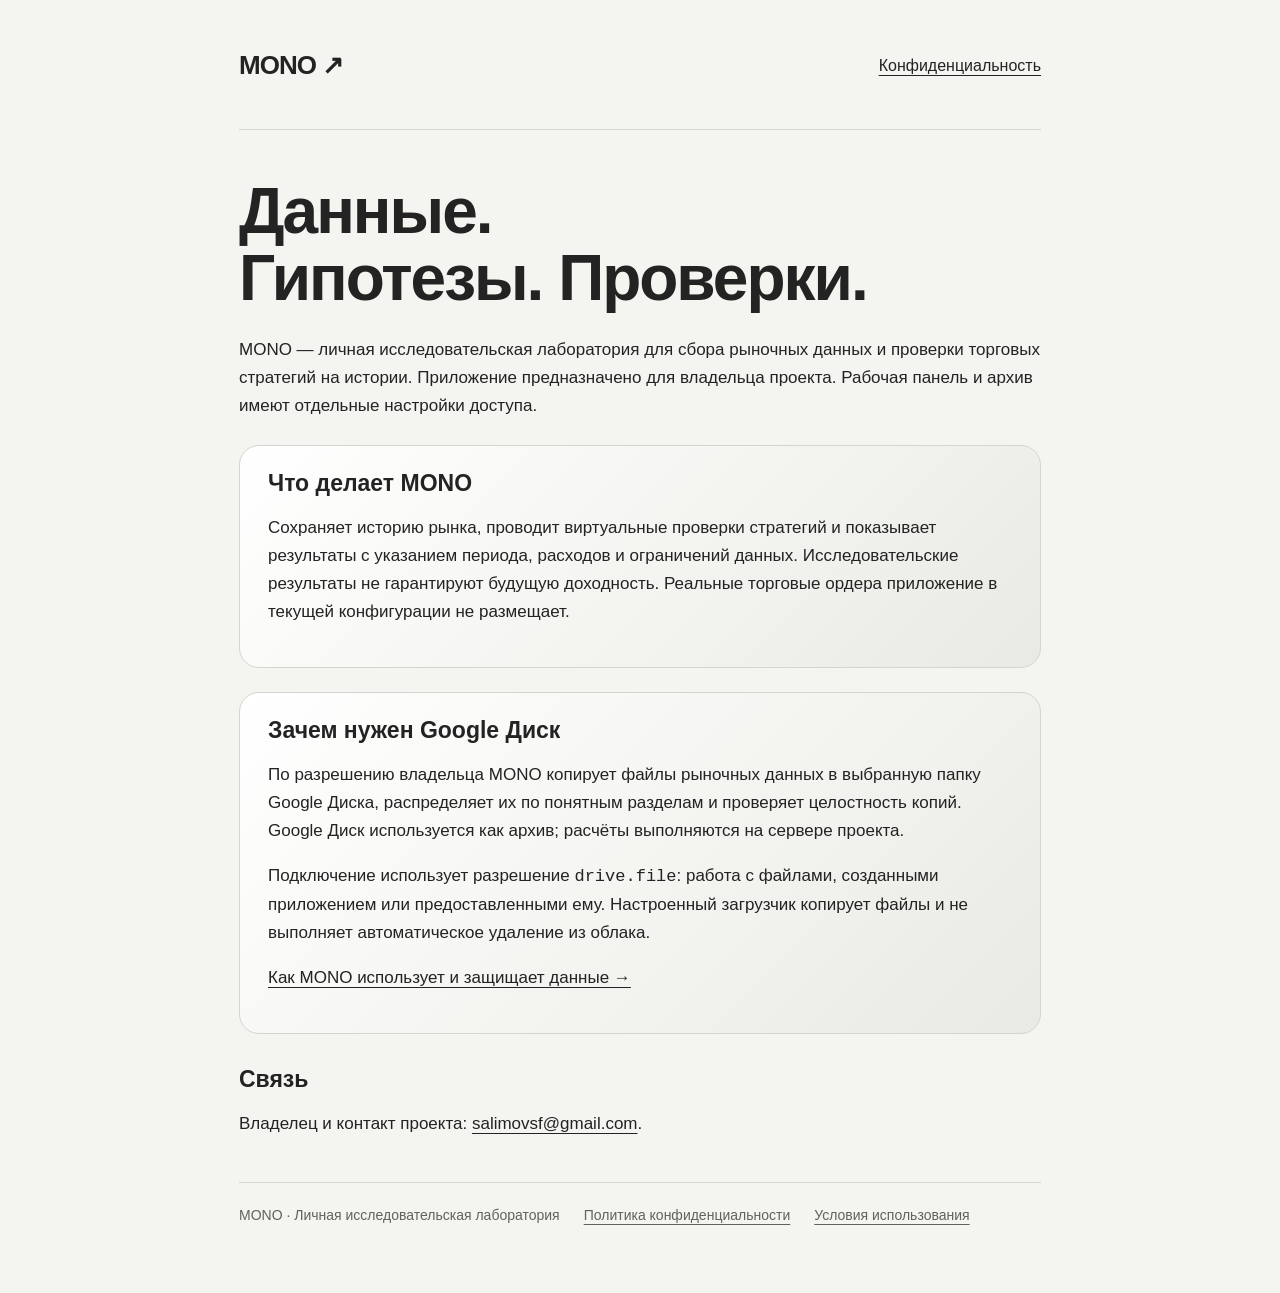
<file: index.html>
<!doctype html><html lang="ru"><head><meta charset="utf-8"><meta name="viewport" content="width=device-width,initial-scale=1"><title>MONO — исследовательская лаборатория</title><meta name="description" content="MONO — личная лаборатория проверки торговых гипотез и хранения рыночных данных."><link rel="stylesheet" href="style.css"></head><body><main>
<nav><strong>MONO ↗</strong><a href="privacy.html">Конфиденциальность</a></nav>
<h1>Данные.<br>Гипотезы. Проверки.</h1>
<p>MONO — личная исследовательская лаборатория для сбора рыночных данных и проверки торговых стратегий на истории. Приложение предназначено для владельца проекта. Рабочая панель и архив имеют отдельные настройки доступа.</p>
<section><h2>Что делает MONO</h2><p>Сохраняет историю рынка, проводит виртуальные проверки стратегий и показывает результаты с указанием периода, расходов и ограничений данных. Исследовательские результаты не гарантируют будущую доходность. Реальные торговые ордера приложение в текущей конфигурации не размещает.</p></section>
<section><h2>Зачем нужен Google Диск</h2><p>По разрешению владельца MONO копирует файлы рыночных данных в выбранную папку Google Диска, распределяет их по понятным разделам и проверяет целостность копий. Google Диск используется как архив; расчёты выполняются на сервере проекта.</p><p>Подключение использует разрешение <code>drive.file</code>: работа с файлами, созданными приложением или предоставленными ему. Настроенный загрузчик копирует файлы и не выполняет автоматическое удаление из облака.</p><p><a href="privacy.html">Как MONO использует и защищает данные →</a></p></section>
<h2>Связь</h2><p>Владелец и контакт проекта: <a href="mailto:salimovsf@gmail.com">salimovsf@gmail.com</a>.</p>
<footer><span>MONO · Личная исследовательская лаборатория</span><a href="privacy.html">Политика конфиденциальности</a><a href="terms.html">Условия использования</a></footer>
</main></body></html>
</file>
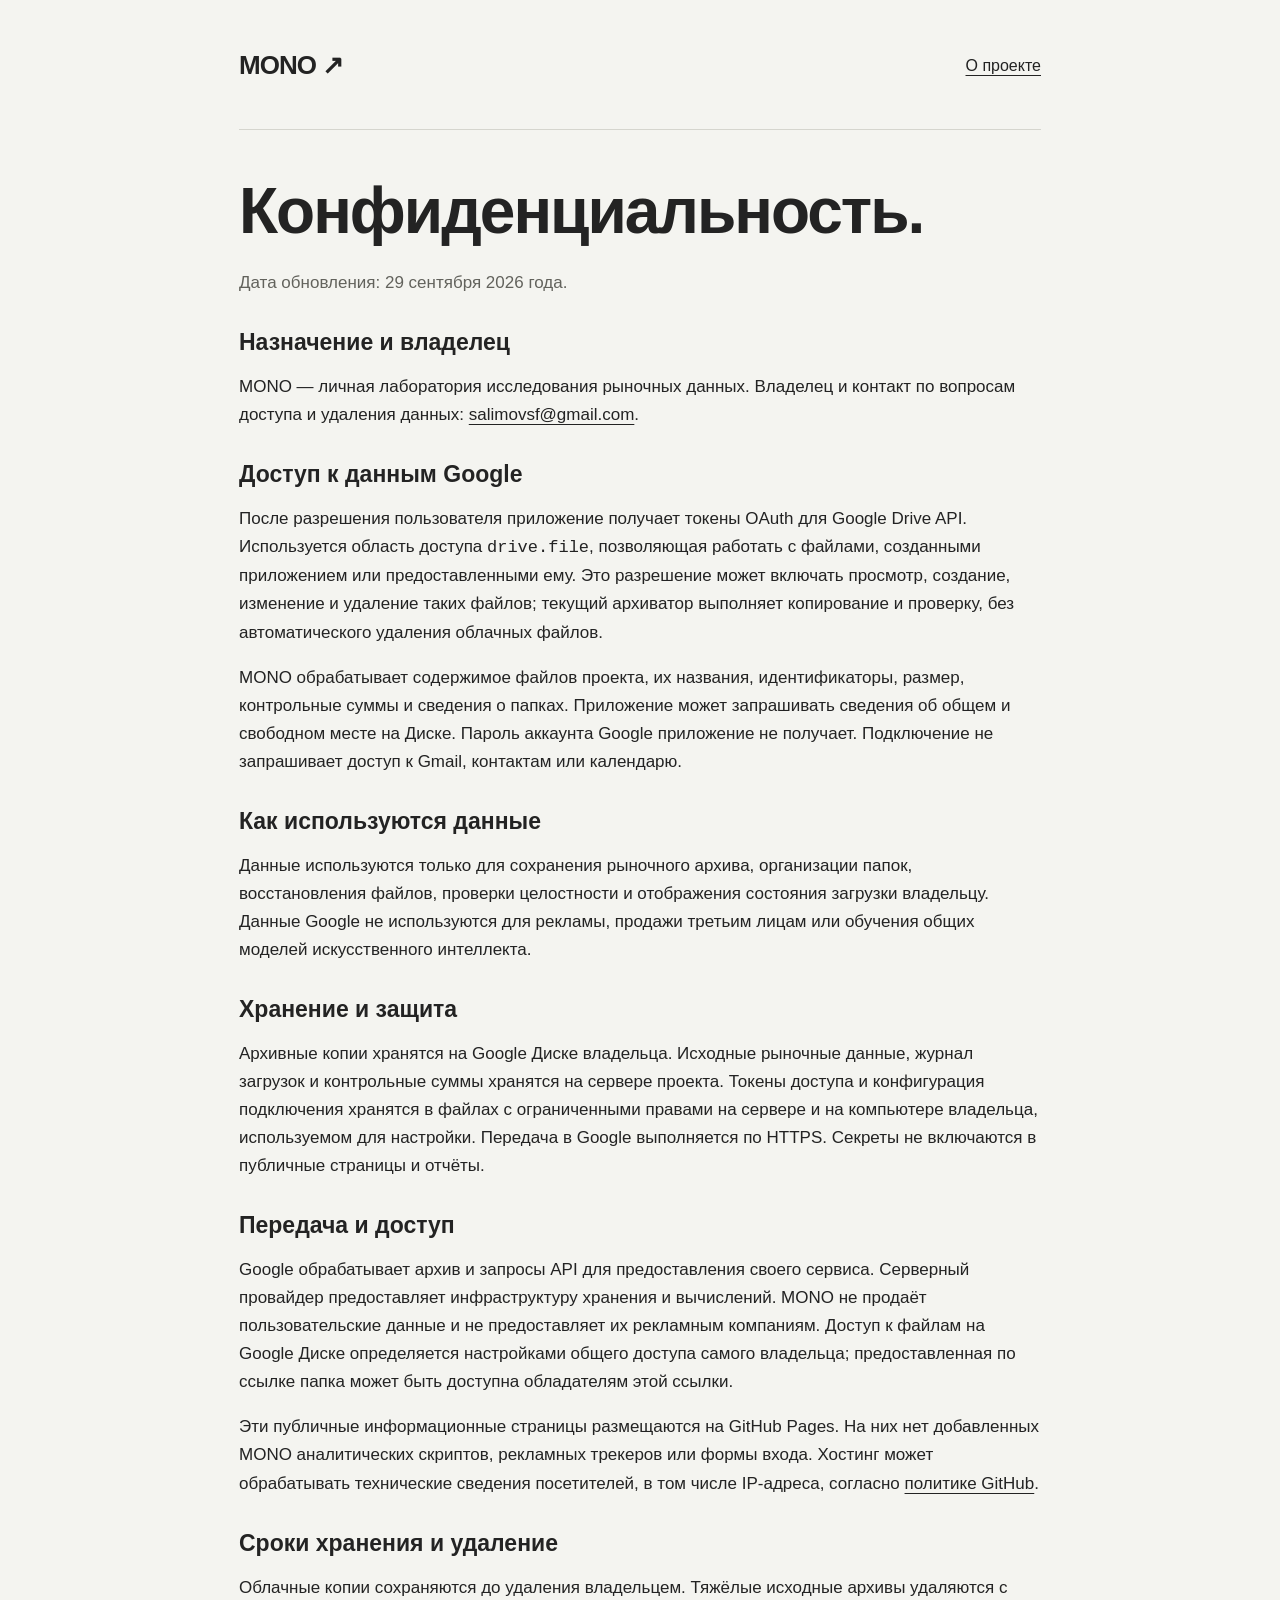
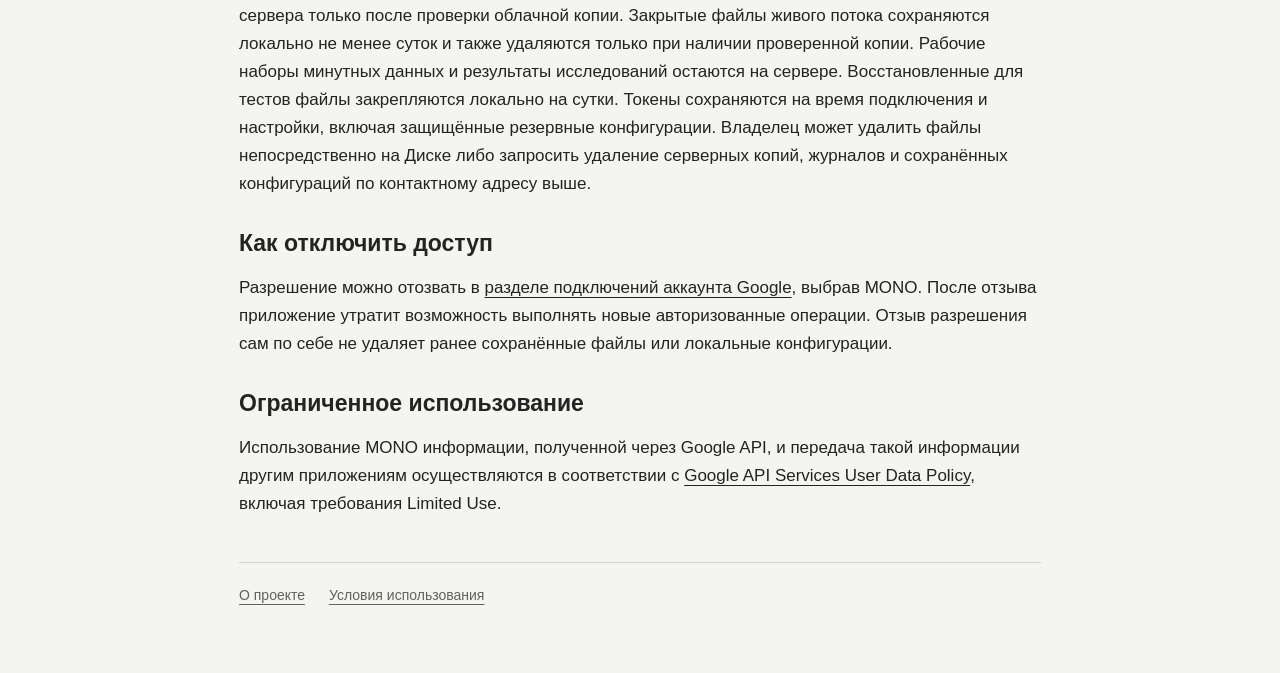
<file: privacy.html>
<!doctype html><html lang="ru"><head><meta charset="utf-8"><meta name="viewport" content="width=device-width,initial-scale=1"><title>Конфиденциальность — MONO</title><link rel="stylesheet" href="style.css"></head><body><main>
<nav><strong>MONO ↗</strong><a href="index.html">О проекте</a></nav><h1>Конфиденциальность.</h1><p class="muted">Дата обновления: 29 сентября 2026 года.</p>
<h2>Назначение и владелец</h2><p>MONO — личная лаборатория исследования рыночных данных. Владелец и контакт по вопросам доступа и удаления данных: <a href="mailto:salimovsf@gmail.com">salimovsf@gmail.com</a>.</p>
<h2>Доступ к данным Google</h2><p>После разрешения пользователя приложение получает токены OAuth для Google Drive API. Используется область доступа <code>drive.file</code>, позволяющая работать с файлами, созданными приложением или предоставленными ему. Это разрешение может включать просмотр, создание, изменение и удаление таких файлов; текущий архиватор выполняет копирование и проверку, без автоматического удаления облачных файлов.</p><p>MONO обрабатывает содержимое файлов проекта, их названия, идентификаторы, размер, контрольные суммы и сведения о папках. Приложение может запрашивать сведения об общем и свободном месте на Диске. Пароль аккаунта Google приложение не получает. Подключение не запрашивает доступ к Gmail, контактам или календарю.</p>
<h2>Как используются данные</h2><p>Данные используются только для сохранения рыночного архива, организации папок, восстановления файлов, проверки целостности и отображения состояния загрузки владельцу. Данные Google не используются для рекламы, продажи третьим лицам или обучения общих моделей искусственного интеллекта.</p>
<h2>Хранение и защита</h2><p>Архивные копии хранятся на Google Диске владельца. Исходные рыночные данные, журнал загрузок и контрольные суммы хранятся на сервере проекта. Токены доступа и конфигурация подключения хранятся в файлах с ограниченными правами на сервере и на компьютере владельца, используемом для настройки. Передача в Google выполняется по HTTPS. Секреты не включаются в публичные страницы и отчёты.</p>
<h2>Передача и доступ</h2><p>Google обрабатывает архив и запросы API для предоставления своего сервиса. Серверный провайдер предоставляет инфраструктуру хранения и вычислений. MONO не продаёт пользовательские данные и не предоставляет их рекламным компаниям. Доступ к файлам на Google Диске определяется настройками общего доступа самого владельца; предоставленная по ссылке папка может быть доступна обладателям этой ссылки.</p><p>Эти публичные информационные страницы размещаются на GitHub Pages. На них нет добавленных MONO аналитических скриптов, рекламных трекеров или формы входа. Хостинг может обрабатывать технические сведения посетителей, в том числе IP-адреса, согласно <a href="https://docs.github.com/en/site-policy/privacy-policies/github-general-privacy-statement">политике GitHub</a>.</p>
<h2>Сроки хранения и удаление</h2><p>Облачные копии сохраняются до удаления владельцем. Тяжёлые исходные архивы удаляются с сервера только после проверки облачной копии. Закрытые файлы живого потока сохраняются локально не менее суток и также удаляются только при наличии проверенной копии. Рабочие наборы минутных данных и результаты исследований остаются на сервере. Восстановленные для тестов файлы закрепляются локально на сутки. Токены сохраняются на время подключения и настройки, включая защищённые резервные конфигурации. Владелец может удалить файлы непосредственно на Диске либо запросить удаление серверных копий, журналов и сохранённых конфигураций по контактному адресу выше.</p>
<h2>Как отключить доступ</h2><p>Разрешение можно отозвать в <a href="https://myaccount.google.com/connections">разделе подключений аккаунта Google</a>, выбрав MONO. После отзыва приложение утратит возможность выполнять новые авторизованные операции. Отзыв разрешения сам по себе не удаляет ранее сохранённые файлы или локальные конфигурации.</p>
<h2>Ограниченное использование</h2><p>Использование MONO информации, полученной через Google API, и передача такой информации другим приложениям осуществляются в соответствии с <a href="https://developers.google.com/terms/api-services-user-data-policy">Google API Services User Data Policy</a>, включая требования Limited Use.</p>
<footer><a href="index.html">О проекте</a><a href="terms.html">Условия использования</a></footer></main></body></html>
</file>
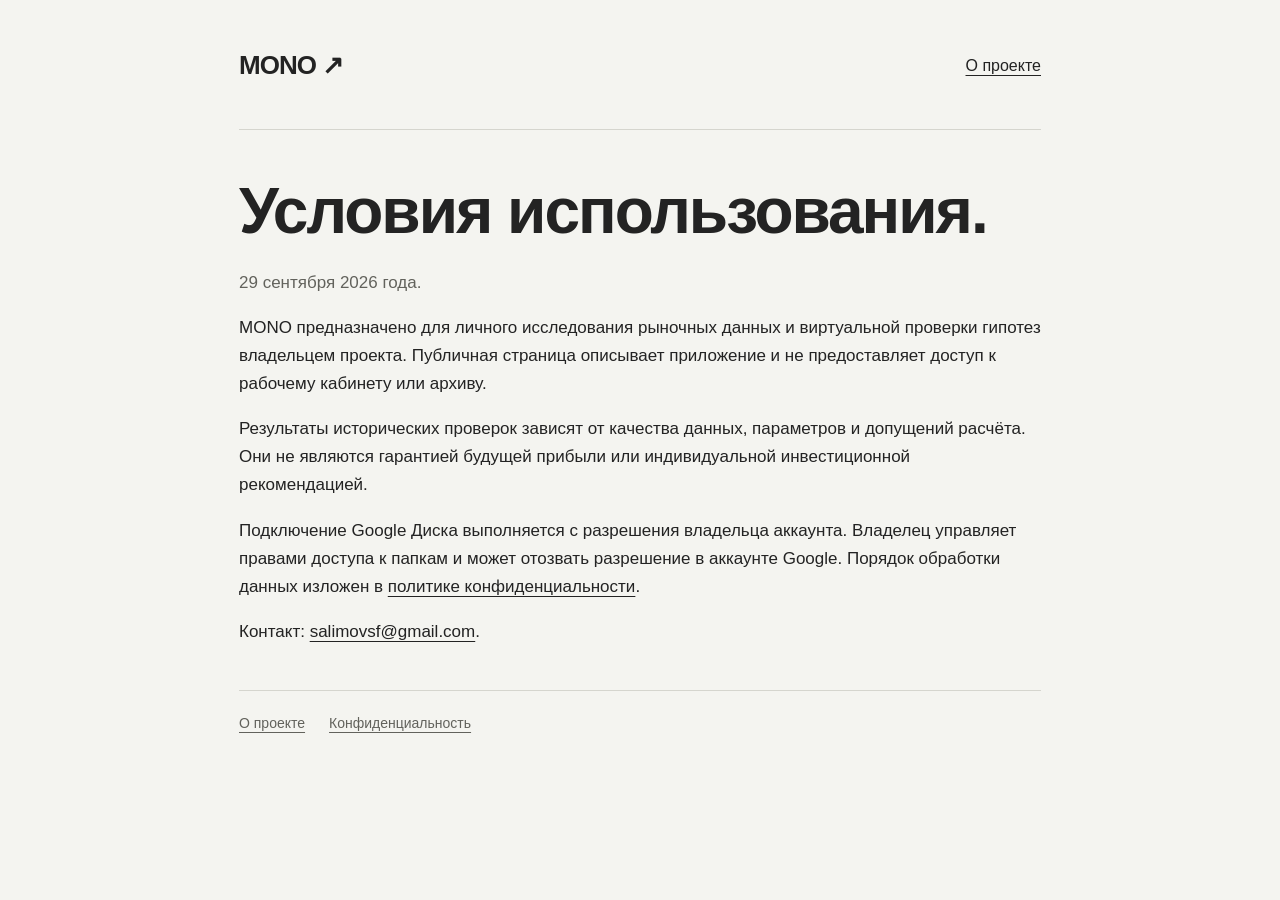
<file: terms.html>
<!doctype html><html lang="ru"><head><meta charset="utf-8"><meta name="viewport" content="width=device-width,initial-scale=1"><title>Условия использования — MONO</title><link rel="stylesheet" href="style.css"></head><body><main><nav><strong>MONO ↗</strong><a href="index.html">О проекте</a></nav><h1>Условия использования.</h1><p class="muted">29 сентября 2026 года.</p><p>MONO предназначено для личного исследования рыночных данных и виртуальной проверки гипотез владельцем проекта. Публичная страница описывает приложение и не предоставляет доступ к рабочему кабинету или архиву.</p><p>Результаты исторических проверок зависят от качества данных, параметров и допущений расчёта. Они не являются гарантией будущей прибыли или индивидуальной инвестиционной рекомендацией.</p><p>Подключение Google Диска выполняется с разрешения владельца аккаунта. Владелец управляет правами доступа к папкам и может отозвать разрешение в аккаунте Google. Порядок обработки данных изложен в <a href="privacy.html">политике конфиденциальности</a>.</p><p>Контакт: <a href="mailto:salimovsf@gmail.com">salimovsf@gmail.com</a>.</p><footer><a href="index.html">О проекте</a><a href="privacy.html">Конфиденциальность</a></footer></main></body></html>
</file>
<file: style.css>
:root{color-scheme:light;font-family:Arial,Helvetica,sans-serif;color:#232323;background:#f4f4f0}*{box-sizing:border-box}body{margin:0}main{max-width:850px;margin:auto;padding:50px 24px 70px}nav,footer{display:flex;gap:24px;flex-wrap:wrap;align-items:center}nav{padding-bottom:48px;border-bottom:1px solid #d5d5ce}nav strong{margin-right:auto;font-size:26px;letter-spacing:-1px}a{color:inherit;text-underline-offset:4px}h1{font-size:clamp(36px,7vw,64px);line-height:1.05;letter-spacing:-2px;margin:48px 0 24px}h2{font-size:23px;margin:32px 0 12px}p,li{font-size:17px;line-height:1.65}section{background:linear-gradient(135deg,#fff,#eaeae4);border:1px solid #d5d5ce;border-radius:20px;padding:24px 28px;margin:24px 0}section h2:first-child{margin-top:0}.muted,footer{color:#62625c}footer{border-top:1px solid #d5d5ce;margin-top:44px;padding-top:24px;font-size:14px}li{margin:8px 0}
</file>
